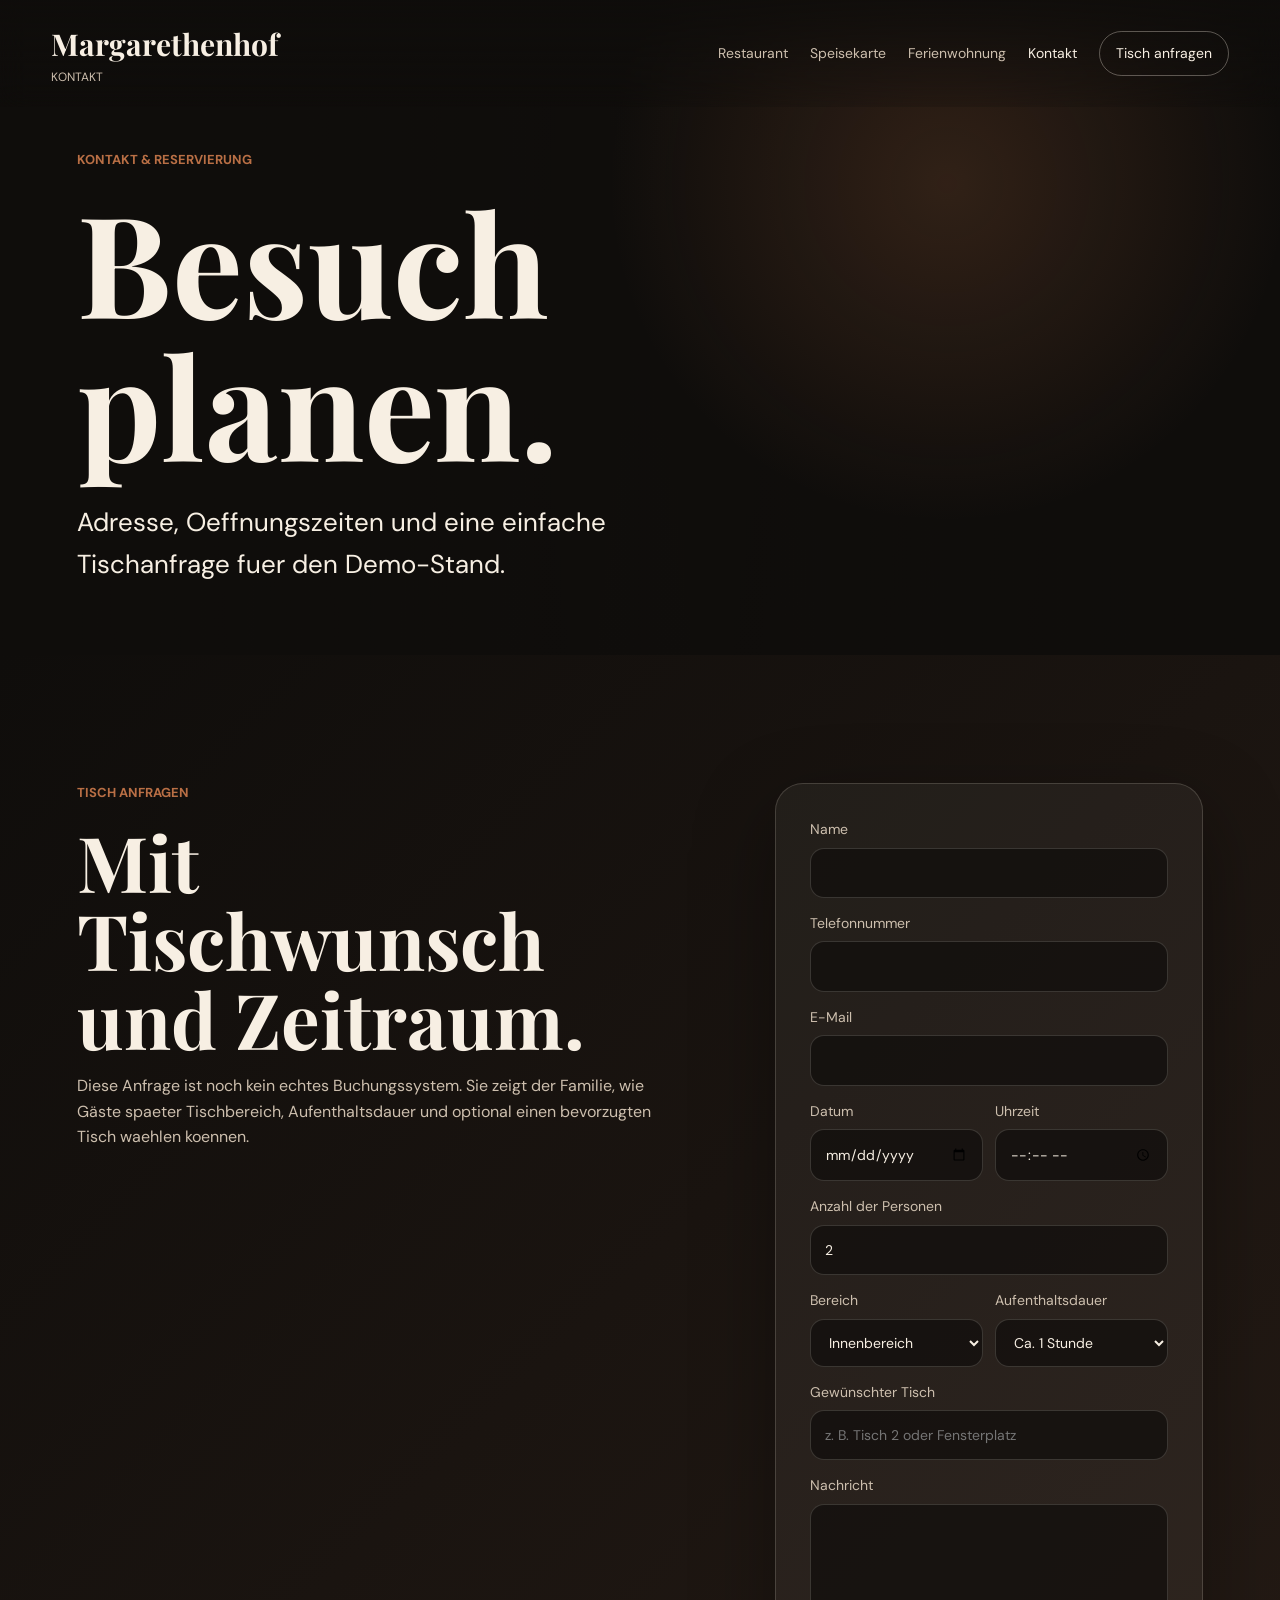
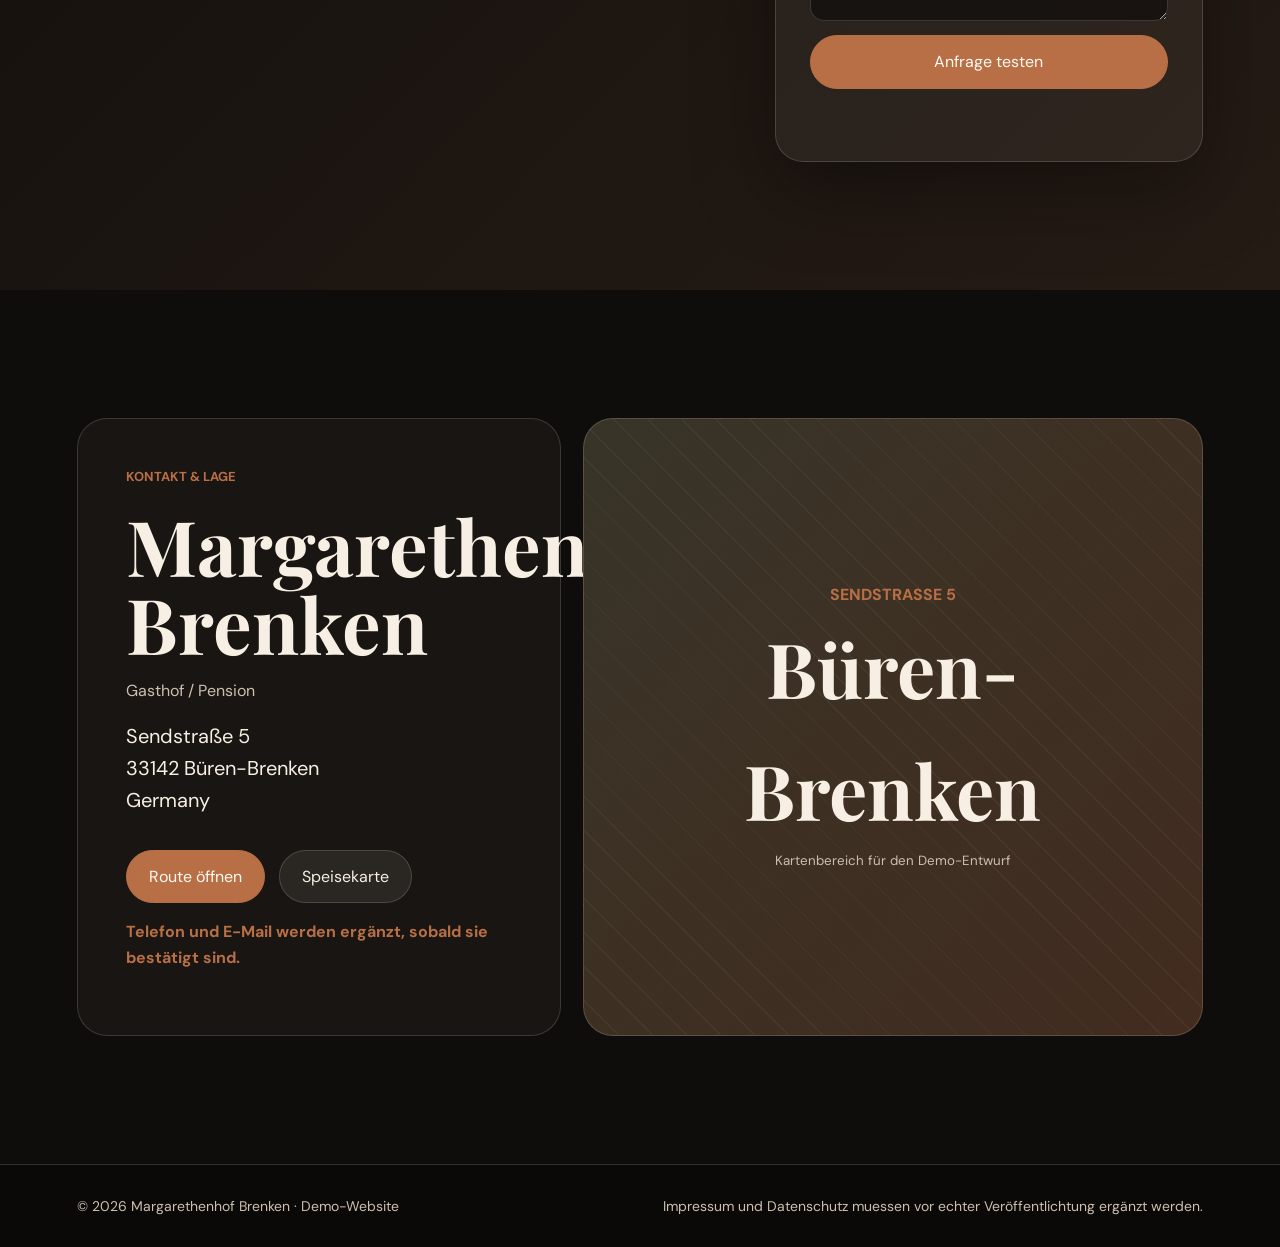
<file: kontakt.html>
<!doctype html>
<html lang="de">
  <head>
    <meta charset="utf-8" />
    <meta name="viewport" content="width=device-width, initial-scale=1" />
    <title>Kontakt & Reservierung | Margarethenhof Brenken</title>
    <meta name="description" content="Kontakt, Lage und Reservierungsanfrage fuer Margarethenhof Brenken." />
    <link rel="preconnect" href="https://fonts.googleapis.com" />
    <link rel="preconnect" href="https://fonts.gstatic.com" crossorigin />
    <link
      href="https://fonts.googleapis.com/css2?family=DM+Sans:wght@400;500;700&family=Playfair+Display:wght@600;700&display=swap"
      rel="stylesheet"
    />
    <link rel="stylesheet" href="styles.css" />
  </head>
  <body>
    <header class="site-header" data-header>
      <a class="brand" href="index.html"><span>Margarethenhof</span><small>Kontakt</small></a>
      <button class="nav-toggle" type="button" aria-label="Menue oeffnen" aria-expanded="false" data-nav-toggle><span></span><span></span></button>
      <nav class="site-nav" data-nav>
        <a href="index.html">Restaurant</a>
        <a href="menu.html">Speisekarte</a>
        <a href="pension.html">Ferienwohnung</a>
        <a class="active" href="kontakt.html">Kontakt</a>
        <a class="nav-cta" href="#reservierung">Tisch anfragen</a>
      </nav>
    </header>

    <main>
      <section class="page-hero contact-hero">
        <div class="page-hero-media contact-hero-image" aria-hidden="true"></div>
        <div class="hero-overlay"></div>
        <div class="hero-content reveal">
          <p class="eyebrow">Kontakt & Reservierung</p>
          <h1>Besuch planen.</h1>
          <p class="hero-copy">Adresse, Oeffnungszeiten und eine einfache Tischanfrage fuer den Demo-Stand.</p>
        </div>
      </section>

      <section class="reservation section" id="reservierung">
        <div class="split">
          <div class="reveal">
            <p class="section-kicker">Tisch anfragen</p>
            <h2>Mit Tischwunsch und Zeitraum.</h2>
            <p>
              Diese Anfrage ist noch kein echtes Buchungssystem. Sie zeigt der Familie, wie Gäste spaeter Tischbereich,
              Aufenthaltsdauer und optional einen bevorzugten Tisch waehlen koennen.
            </p>
          </div>
          <form class="reservation-form reveal" data-reservation-form>
            <label>Name<input name="name" type="text" required /></label>
            <label>Telefonnummer<input name="phone" type="tel" /></label>
            <label>E-Mail<input name="email" type="email" /></label>
            <div class="form-row">
              <label>Datum<input name="date" type="date" required /></label>
              <label>Uhrzeit<input name="time" type="time" required /></label>
            </div>
            <label>Anzahl der Personen<input name="guests" type="number" min="1" max="20" value="2" /></label>
            <div class="preference-grid">
              <label>Bereich
                <select name="area">
                  <option>Innenbereich</option>
                  <option>Terrasse / Biergarten</option>
                  <option>Ruhiger Tisch</option>
                  <option>Fensterplatz</option>
                  <option>Größerer Tisch</option>
                </select>
              </label>
              <label>Aufenthaltsdauer
                <select name="duration">
                  <option>Ca. 1 Stunde</option>
                  <option>Ca. 1,5 Stunden</option>
                  <option>Ca. 2 Stunden</option>
                  <option>Länger / Gruppe</option>
                </select>
              </label>
            </div>
            <label>Gewünschter Tisch<input name="table" type="text" placeholder="z. B. Tisch 2 oder Fensterplatz" data-table-input /></label>
            <label>Nachricht<textarea name="message" rows="4"></textarea></label>
            <button class="button primary" type="submit">Anfrage testen</button>
            <p class="form-message" data-form-message aria-live="polite"></p>
          </form>
        </div>
      </section>

      <section class="contact section" id="kontakt">
        <div class="contact-card reveal">
          <p class="section-kicker">Kontakt & Lage</p>
          <h2>Margarethenhof Brenken</h2>
          <p>Gasthof / Pension</p>
          <address>Sendstraße 5<br />33142 Büren-Brenken<br />Germany</address>
          <div class="contact-actions">
            <a class="button primary" href="https://www.google.com/maps/search/?api=1&query=Sendstra%C3%9Fe%205%2C%2033142%20B%C3%BCren%2C%20Germany" target="_blank" rel="noreferrer">Route öffnen</a>
            <a class="button secondary" href="menu.html">Speisekarte</a>
          </div>
          <p class="placeholder-note">Telefon und E-Mail werden ergänzt, sobald sie bestätigt sind.</p>
        </div>
        <div class="map-placeholder reveal" aria-label="Kartenplatzhalter">
          <span>Sendstraße 5</span>
          <strong>Büren-Brenken</strong>
          <small>Kartenbereich für den Demo-Entwurf</small>
        </div>
      </section>
    </main>

    <footer class="site-footer">
      <p>© 2026 Margarethenhof Brenken · Demo-Website</p>
      <p>Impressum und Datenschutz muessen vor echter Veröffentlichtung ergänzt werden.</p>
    </footer>

    <script src="script.js"></script>
  </body>
</html>
</file>
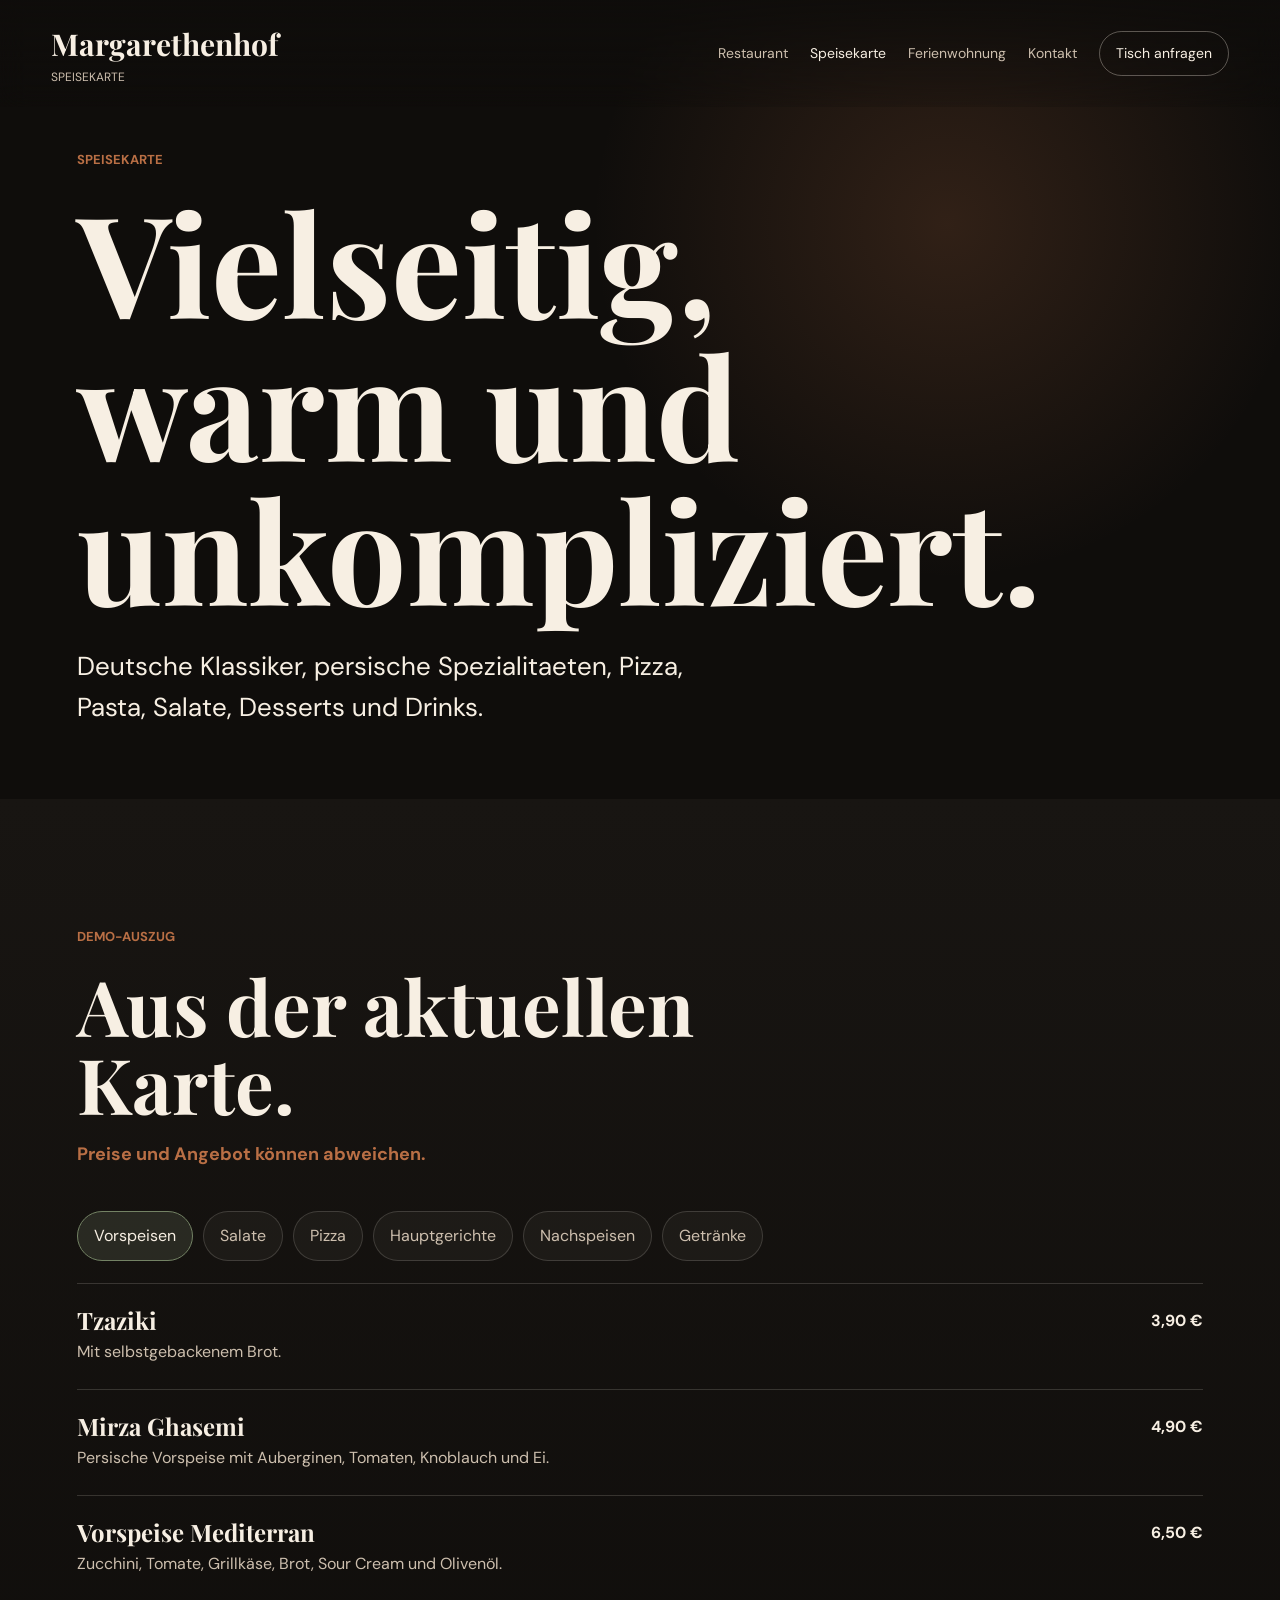
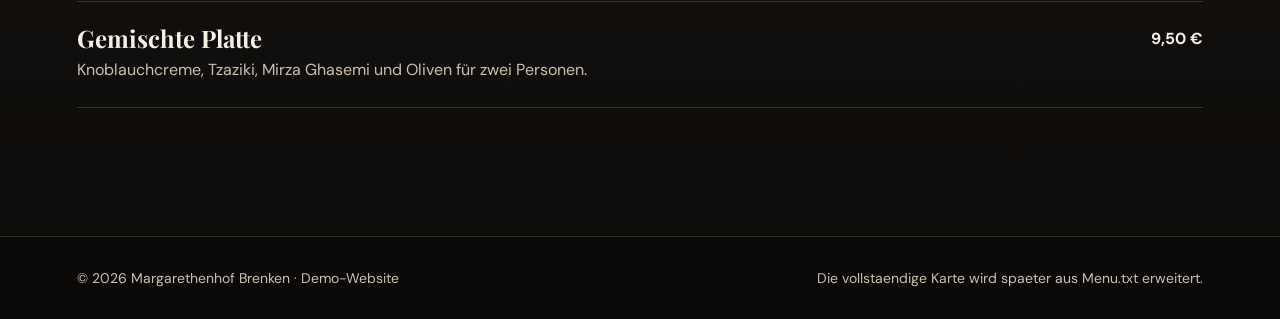
<file: menu.html>
<!doctype html>
<html lang="de">
  <head>
    <meta charset="utf-8" />
    <meta name="viewport" content="width=device-width, initial-scale=1" />
    <title>Speisekarte | Margarethenhof Brenken</title>
    <meta name="description" content="Demo-Speisekarte fuer Margarethenhof Brenken." />
    <link rel="preconnect" href="https://fonts.googleapis.com" />
    <link rel="preconnect" href="https://fonts.gstatic.com" crossorigin />
    <link
      href="https://fonts.googleapis.com/css2?family=DM+Sans:wght@400;500;700&family=Playfair+Display:wght@600;700&display=swap"
      rel="stylesheet"
    />
    <link rel="stylesheet" href="styles.css" />
  </head>
  <body>
    <header class="site-header" data-header>
      <a class="brand" href="index.html"><span>Margarethenhof</span><small>Speisekarte</small></a>
      <button class="nav-toggle" type="button" aria-label="Menue oeffnen" aria-expanded="false" data-nav-toggle><span></span><span></span></button>
      <nav class="site-nav" data-nav>
        <a href="index.html">Restaurant</a>
        <a class="active" href="menu.html">Speisekarte</a>
        <a href="pension.html">Ferienwohnung</a>
        <a href="kontakt.html">Kontakt</a>
        <a class="nav-cta" href="kontakt.html#reservierung">Tisch anfragen</a>
      </nav>
    </header>

    <main>
      <section class="page-hero">
        <div class="page-hero-media menu-hero-image" aria-hidden="true"></div>
        <div class="hero-overlay"></div>
        <div class="hero-content reveal">
          <p class="eyebrow">Speisekarte</p>
          <h1>Vielseitig, warm und unkompliziert.</h1>
          <p class="hero-copy">Deutsche Klassiker, persische Spezialitaeten, Pizza, Pasta, Salate, Desserts und Drinks.</p>
        </div>
      </section>

      <section class="menu section" id="speisekarte">
        <div class="section-heading reveal">
          <p class="section-kicker">Demo-Auszug</p>
          <h2>Aus der aktuellen Karte.</h2>
          <p class="notice">Preise und Angebot können abweichen.</p>
        </div>

        <div class="menu-tabs reveal" role="tablist" aria-label="Speisekarten Kategorien">
          <button class="active" type="button" data-menu-tab="vorspeisen">Vorspeisen</button>
          <button type="button" data-menu-tab="salate">Salate</button>
          <button type="button" data-menu-tab="pizza">Pizza</button>
          <button type="button" data-menu-tab="hauptgerichte">Hauptgerichte</button>
          <button type="button" data-menu-tab="desserts">Nachspeisen</button>
          <button type="button" data-menu-tab="getraenke">Getränke</button>
        </div>

        <div class="menu-panels">
          <div class="menu-panel active" data-menu-panel="vorspeisen">
            <div class="menu-item"><div><h3>Tzaziki</h3><p>Mit selbstgebackenem Brot.</p></div><span>3,90 €</span></div>
            <div class="menu-item"><div><h3>Mirza Ghasemi</h3><p>Persische Vorspeise mit Auberginen, Tomaten, Knoblauch und Ei.</p></div><span>4,90 €</span></div>
            <div class="menu-item"><div><h3>Vorspeise Mediterran</h3><p>Zucchini, Tomate, Grillkäse, Brot, Sour Cream und Olivenöl.</p></div><span>6,50 €</span></div>
            <div class="menu-item"><div><h3>Gemischte Platte</h3><p>Knoblauchcreme, Tzaziki, Mirza Ghasemi und Oliven für zwei Personen.</p></div><span>9,50 €</span></div>
          </div>
          <div class="menu-panel" data-menu-panel="salate">
            <div class="menu-item"><div><h3>Kleiner gemischter Salat</h3><p>Saisonaler Salat, Tomaten, Gurken, Mais, Paprika, Peperoni und Oliven.</p></div><span>6,50 €</span></div>
            <div class="menu-item"><div><h3>Mozzarella Salat</h3><p>Salat, Tomaten, Zwiebeln, Oliven und selbstgebackenes Brot.</p></div><span>8,90 €</span></div>
            <div class="menu-item"><div><h3>Salat Vital mit Fetakäse</h3><p>Großer Salat mit griechischem Fetakäse und Brot.</p></div><span>11,90 €</span></div>
            <div class="menu-item"><div><h3>Salat Vital mit Hähnchen</h3><p>Mit Hähnchenbruststreifen oder Thunfisch.</p></div><span>12,90 €</span></div>
          </div>
          <div class="menu-panel" data-menu-panel="pizza">
            <div class="menu-item"><div><h3>Margherita</h3><p>Hausgemachte Tomatensoße, frischer Teig und Käse.</p></div><span>5,90 €</span></div>
            <div class="menu-item"><div><h3>Spezial</h3><p>Salami, Schinken, frische Champignons und Zwiebeln.</p></div><span>8,50 €</span></div>
            <div class="menu-item"><div><h3>Vegetarisch</h3><p>Paprika, Champignons, Zwiebeln und Peperoni.</p></div><span>8,90 €</span></div>
            <div class="menu-item"><div><h3>Paradiso</h3><p>Spinat, Zwiebeln, Tomaten, Feta und Knoblauch.</p></div><span>10,90 €</span></div>
          </div>
          <div class="menu-panel" data-menu-panel="hauptgerichte">
            <div class="menu-item"><div><h3>Grillkartoffel</h3><p>Mit Sour Cream, Hähnchenbruststreifen und Salatbeilage.</p></div><span>13,90 €</span></div>
            <div class="menu-item"><div><h3>Fitness-Teller</h3><p>Hähnchenbrust, Topinambur, Gemüse, Ingwer und orientalischer Kräuterreis.</p></div><span>14,90 €</span></div>
            <div class="menu-item"><div><h3>Gyros nach Art des Hauses</h3><p>Mit Zwiebeln, Tzaziki, Pommes und Krautsalat.</p></div><span>12,90 €</span></div>
            <div class="menu-item"><div><h3>Persischer Teller</h3><p>Orientalischer Reis, Rinderkebab, gegrillte Tomaten und Salat.</p></div><span>14,90 €</span></div>
          </div>
          <div class="menu-panel" data-menu-panel="desserts">
            <div class="menu-item"><div><h3>Hausgemachtes Tiramisu</h3><p>Klassischer süßer Abschluss.</p></div><span>3,50 €</span></div>
            <div class="menu-item"><div><h3>Schoko-Becher</h3><p>Schokoladen- und Vanilleeis, Sahne und Schokoladensoße.</p></div><span>5,90 €</span></div>
            <div class="menu-item"><div><h3>Heiß auf Eis</h3><p>Vanilleeis mit heißen Himbeeren.</p></div><span>5,90 €</span></div>
          </div>
          <div class="menu-panel" data-menu-panel="getraenke">
            <div class="menu-item"><div><h3>Cappuccino</h3><p>Heißgetränk.</p></div><span>2,90 €</span></div>
            <div class="menu-item"><div><h3>Veltins Pils vom Fass</h3><p>0,3 l / 0,5 l / 1,0 l.</p></div><span>ab 2,80 €</span></div>
            <div class="menu-item"><div><h3>Aperol Spritz</h3><p>Aperol, Prosecco, Orangen und Soda.</p></div><span>6,50 €</span></div>
            <div class="menu-item"><div><h3>Espresso Martini</h3><p>Espresso, Vodka, Zuckersirup, Kaffeelikör und Kaffeebohnen.</p></div><span>7,00 €</span></div>
          </div>
        </div>
      </section>
    </main>

    <footer class="site-footer">
      <p>© 2026 Margarethenhof Brenken · Demo-Website</p>
      <p>Die vollstaendige Karte wird spaeter aus Menu.txt erweitert.</p>
    </footer>

    <script src="script.js"></script>
  </body>
</html>
</file>
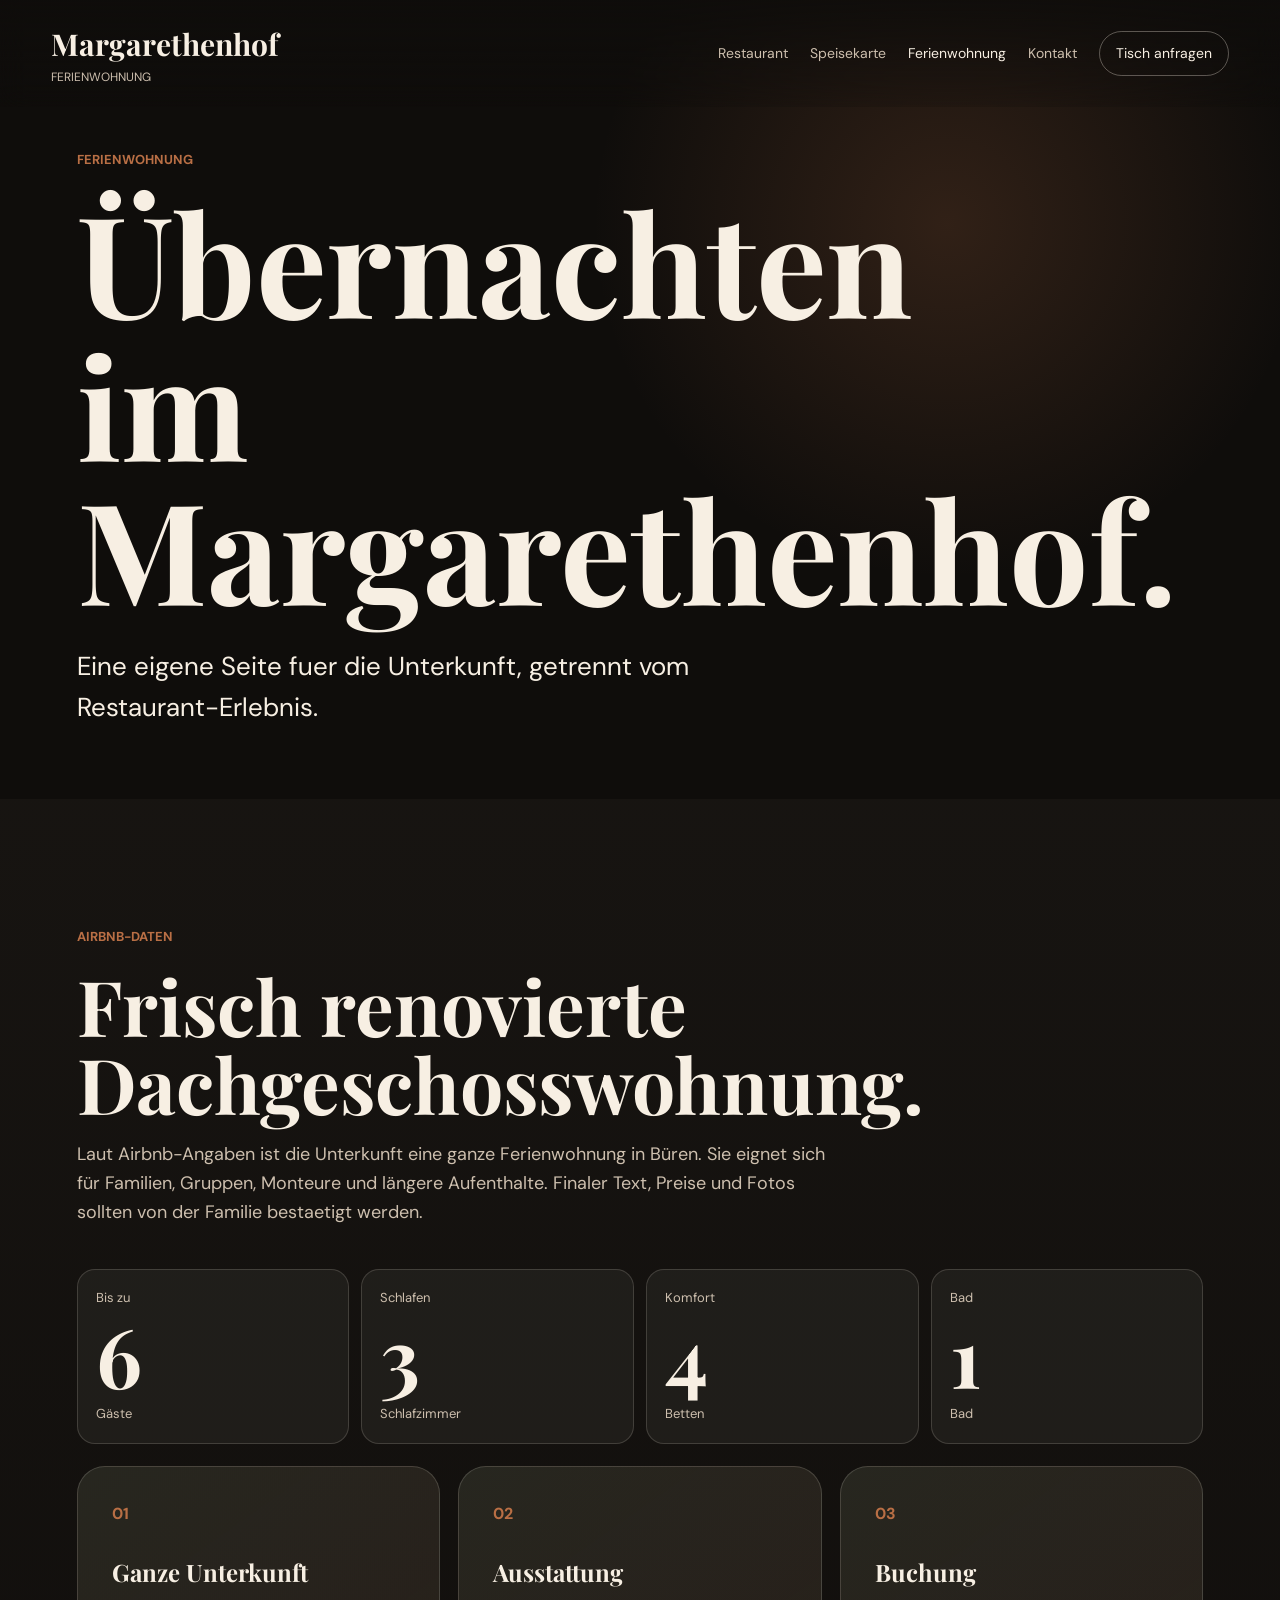
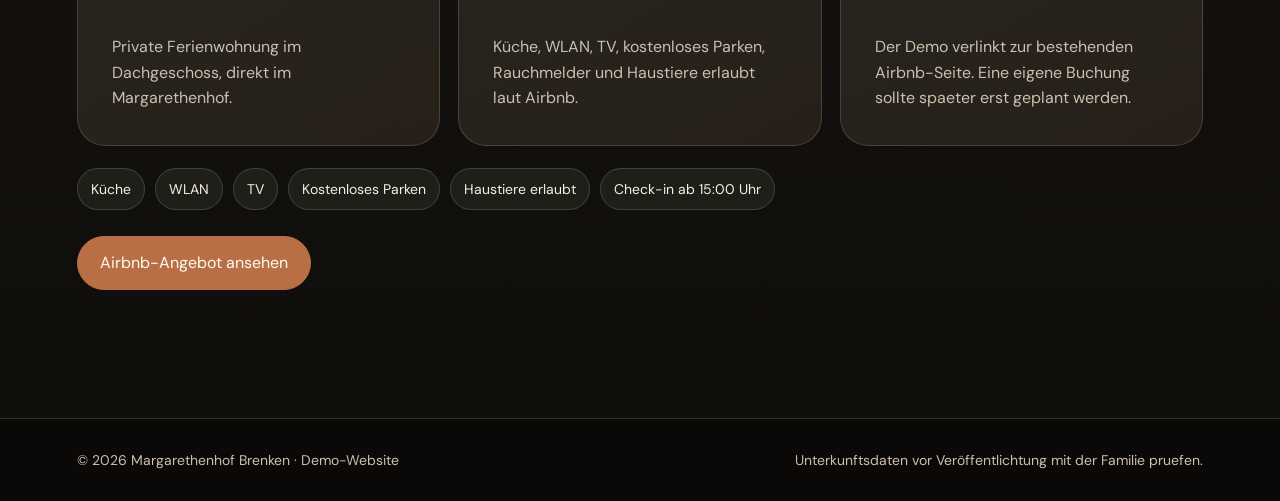
<file: pension.html>
<!doctype html>
<html lang="de">
  <head>
    <meta charset="utf-8" />
    <meta name="viewport" content="width=device-width, initial-scale=1" />
    <title>Ferienwohnung | Margarethenhof Brenken</title>
    <meta name="description" content="Demo-Seite fuer die Ferienwohnung im Margarethenhof Brenken." />
    <link rel="preconnect" href="https://fonts.googleapis.com" />
    <link rel="preconnect" href="https://fonts.gstatic.com" crossorigin />
    <link
      href="https://fonts.googleapis.com/css2?family=DM+Sans:wght@400;500;700&family=Playfair+Display:wght@600;700&display=swap"
      rel="stylesheet"
    />
    <link rel="stylesheet" href="styles.css" />
  </head>
  <body>
    <header class="site-header" data-header>
      <a class="brand" href="index.html"><span>Margarethenhof</span><small>Ferienwohnung</small></a>
      <button class="nav-toggle" type="button" aria-label="Menue oeffnen" aria-expanded="false" data-nav-toggle><span></span><span></span></button>
      <nav class="site-nav" data-nav>
        <a href="index.html">Restaurant</a>
        <a href="menu.html">Speisekarte</a>
        <a class="active" href="pension.html">Ferienwohnung</a>
        <a href="kontakt.html">Kontakt</a>
        <a class="nav-cta" href="kontakt.html#reservierung">Tisch anfragen</a>
      </nav>
    </header>

    <main>
      <section class="page-hero">
        <div class="page-hero-media pension-hero-image" aria-hidden="true"></div>
        <div class="hero-overlay"></div>
        <div class="hero-content reveal">
          <p class="eyebrow">Ferienwohnung</p>
          <h1>Übernachten im Margarethenhof.</h1>
          <p class="hero-copy">Eine eigene Seite fuer die Unterkunft, getrennt vom Restaurant-Erlebnis.</p>
        </div>
      </section>

      <section class="pension section">
        <div class="section-heading reveal">
          <p class="section-kicker">Airbnb-Daten</p>
          <h2>Frisch renovierte Dachgeschosswohnung.</h2>
          <p>
            Laut Airbnb-Angaben ist die Unterkunft eine ganze Ferienwohnung in Büren. Sie eignet sich für Familien,
            Gruppen, Monteure und längere Aufenthalte. Finaler Text, Preise und Fotos sollten von der Familie bestaetigt
            werden.
          </p>
        </div>
        <div class="pension-details reveal">
          <div><span>Bis zu</span><strong>6</strong><small>Gäste</small></div>
          <div><span>Schlafen</span><strong>3</strong><small>Schlafzimmer</small></div>
          <div><span>Komfort</span><strong>4</strong><small>Betten</small></div>
          <div><span>Bad</span><strong>1</strong><small>Bad</small></div>
        </div>
        <div class="pension-grid">
          <article class="pension-panel reveal">
            <span>01</span>
            <h3>Ganze Unterkunft</h3>
            <p>Private Ferienwohnung im Dachgeschoss, direkt im Margarethenhof.</p>
          </article>
          <article class="pension-panel reveal">
            <span>02</span>
            <h3>Ausstattung</h3>
            <p>Küche, WLAN, TV, kostenloses Parken, Rauchmelder und Haustiere erlaubt laut Airbnb.</p>
          </article>
          <article class="pension-panel reveal">
            <span>03</span>
            <h3>Buchung</h3>
            <p>Der Demo verlinkt zur bestehenden Airbnb-Seite. Eine eigene Buchung sollte spaeter erst geplant werden.</p>
          </article>
        </div>
        <div class="pension-amenities reveal">
          <span>Küche</span>
          <span>WLAN</span>
          <span>TV</span>
          <span>Kostenloses Parken</span>
          <span>Haustiere erlaubt</span>
          <span>Check-in ab 15:00 Uhr</span>
        </div>
        <a class="button primary airbnb-link reveal" href="https://www.airbnb.com.au/rooms/1679141610718485690" target="_blank" rel="noreferrer">
          Airbnb-Angebot ansehen
        </a>
      </section>
    </main>

    <footer class="site-footer">
      <p>© 2026 Margarethenhof Brenken · Demo-Website</p>
      <p>Unterkunftsdaten vor Veröffentlichtung mit der Familie pruefen.</p>
    </footer>

    <script src="script.js"></script>
  </body>
</html>
</file>
<file: styles.css>
:root {
  --ink: #0f0d0b;
  --charcoal: #181512;
  --espresso: #251b15;
  --panel: #2f241d;
  --cream: #f7efe3;
  --muted: #cdbfae;
  --green: #738264;
  --copper: #b96f45;
  --line: rgba(247, 239, 227, 0.16);
  --shadow: 0 28px 80px rgba(0, 0, 0, 0.36);
}

* {
  box-sizing: border-box;
}

html {
  scroll-behavior: smooth;
}

body {
  margin: 0;
  background: var(--ink);
  color: var(--cream);
  font-family: "DM Sans", Arial, sans-serif;
  line-height: 1.6;
}

body.nav-open {
  overflow: hidden;
}

img {
  display: block;
  width: 100%;
}

a {
  color: inherit;
  text-decoration: none;
}

button,
input,
select,
textarea {
  font: inherit;
}

.site-header {
  position: fixed;
  top: 0;
  left: 0;
  right: 0;
  z-index: 20;
  display: flex;
  align-items: center;
  justify-content: space-between;
  padding: 20px clamp(18px, 4vw, 56px);
  background: linear-gradient(180deg, rgba(15, 13, 11, 0.88), rgba(15, 13, 11, 0.18));
  backdrop-filter: blur(14px);
  transition: background 260ms ease, border-color 260ms ease;
}

.site-header.scrolled {
  background: rgba(15, 13, 11, 0.86);
  border-bottom: 1px solid var(--line);
}

.brand {
  display: grid;
  gap: 0;
  letter-spacing: 0;
}

.brand span {
  font-family: "Playfair Display", Georgia, serif;
  font-size: clamp(22px, 3vw, 30px);
  font-weight: 700;
}

.brand small {
  color: var(--muted);
  font-size: 12px;
  text-transform: uppercase;
}

.site-nav {
  display: flex;
  align-items: center;
  gap: 22px;
  color: var(--muted);
  font-size: 14px;
}

.site-nav a {
  transition: color 180ms ease;
}

.site-nav a:hover {
  color: var(--cream);
}

.site-nav a.active {
  color: var(--cream);
}

.nav-cta {
  border: 1px solid rgba(247, 239, 227, 0.32);
  border-radius: 999px;
  color: var(--cream) !important;
  padding: 10px 16px;
}

.nav-toggle {
  display: none;
  width: 44px;
  height: 44px;
  border: 1px solid var(--line);
  border-radius: 50%;
  background: rgba(247, 239, 227, 0.05);
  color: var(--cream);
}

.nav-toggle span {
  display: block;
  width: 18px;
  height: 2px;
  margin: 5px auto;
  background: currentColor;
}

.hero {
  position: relative;
  min-height: 100svh;
  display: grid;
  align-items: end;
  overflow: hidden;
  padding: 150px clamp(18px, 6vw, 90px) 72px;
}

.hero-media {
  position: absolute;
  inset: 0;
  background:
    linear-gradient(90deg, rgba(15, 13, 11, 0.95), rgba(15, 13, 11, 0.45), rgba(15, 13, 11, 0.8)),
    url("https://images.unsplash.com/photo-1555396273-367ea4eb4db5?auto=format&fit=crop&w=1800&q=80") center/cover;
  transform: scale(1.04);
  animation: slowImage 18s ease-in-out infinite alternate;
}

.restaurant-hero .hero-media {
  background:
    linear-gradient(90deg, rgba(15, 13, 11, 0.96), rgba(15, 13, 11, 0.52), rgba(15, 13, 11, 0.86)),
    url("https://images.unsplash.com/photo-1529692236671-f1f6cf9683ba?auto=format&fit=crop&w=1800&q=80") center/cover;
}

.hero-video {
  position: absolute;
  inset: 0;
  width: 100%;
  height: 100%;
  object-fit: cover;
  opacity: 0;
}

.hero-overlay {
  position: absolute;
  inset: 0;
  background:
    radial-gradient(circle at 74% 28%, rgba(185, 111, 69, 0.2), transparent 32%),
    linear-gradient(180deg, transparent, rgba(15, 13, 11, 0.92));
}

.hero-content {
  position: relative;
  max-width: 940px;
}

.eyebrow,
.section-kicker {
  margin: 0 0 18px;
  color: var(--copper);
  font-size: 13px;
  font-weight: 700;
  text-transform: uppercase;
}

h1,
h2,
h3 {
  margin: 0;
  font-family: "Playfair Display", Georgia, serif;
  line-height: 1.02;
  letter-spacing: 0;
}

h1 {
  max-width: 900px;
  font-size: clamp(58px, 11vw, 150px);
}

h2 {
  font-size: clamp(38px, 6vw, 86px);
}

h3 {
  font-size: 24px;
}

p {
  color: var(--muted);
}

.hero-copy {
  max-width: 650px;
  margin: 26px 0 0;
  font-size: clamp(18px, 2.2vw, 26px);
  color: var(--cream);
}

.hero-actions,
.contact-actions {
  display: flex;
  flex-wrap: wrap;
  gap: 14px;
  margin-top: 34px;
}

.button {
  display: inline-flex;
  align-items: center;
  justify-content: center;
  min-height: 48px;
  border: 1px solid var(--line);
  border-radius: 999px;
  padding: 13px 22px;
  cursor: pointer;
  transition: transform 180ms ease, background 180ms ease, border-color 180ms ease;
}

.button:hover {
  transform: translateY(-2px);
}

.button.primary {
  border-color: var(--copper);
  background: var(--copper);
  color: #fffaf2;
}

.button.secondary {
  background: rgba(247, 239, 227, 0.08);
  color: var(--cream);
}

.hero-note {
  position: absolute;
  right: clamp(18px, 4vw, 56px);
  bottom: 22px;
  color: rgba(247, 239, 227, 0.55);
  font-size: 12px;
}

.page-hero {
  position: relative;
  min-height: 72svh;
  display: grid;
  align-items: end;
  overflow: hidden;
  padding: 150px clamp(18px, 6vw, 90px) 70px;
}

.page-hero-media {
  position: absolute;
  inset: 0;
  transform: scale(1.04);
  animation: slowImage 18s ease-in-out infinite alternate;
}

.menu-hero-image {
  background:
    linear-gradient(90deg, rgba(15, 13, 11, 0.94), rgba(15, 13, 11, 0.45), rgba(15, 13, 11, 0.84)),
    url("https://images.unsplash.com/photo-1544025162-d76694265947?auto=format&fit=crop&w=1800&q=80") center/cover;
}

.pension-hero-image {
  background:
    linear-gradient(90deg, rgba(15, 13, 11, 0.94), rgba(15, 13, 11, 0.5), rgba(15, 13, 11, 0.86)),
    url("https://images.unsplash.com/photo-1560185127-6ed189bf02f4?auto=format&fit=crop&w=1800&q=80") center/cover;
}

.contact-hero-image {
  background:
    linear-gradient(90deg, rgba(15, 13, 11, 0.94), rgba(15, 13, 11, 0.46), rgba(15, 13, 11, 0.84)),
    url("https://images.unsplash.com/photo-1552566626-52f8b828add9?auto=format&fit=crop&w=1800&q=80") center/cover;
}

.section {
  padding: clamp(76px, 10vw, 140px) clamp(18px, 6vw, 90px);
}

.compact-section {
  padding-block: clamp(68px, 8vw, 110px);
}

.split {
  display: grid;
  grid-template-columns: minmax(0, 1fr) minmax(280px, 0.72fr);
  gap: clamp(32px, 8vw, 110px);
  align-items: start;
}

.intro {
  background: linear-gradient(180deg, var(--ink), var(--charcoal));
}

.intro-copy p {
  margin-top: 0;
  font-size: 18px;
}

.feature-band {
  display: grid;
  grid-template-columns: 1.05fr 0.75fr;
  gap: clamp(28px, 7vw, 96px);
  align-items: center;
  background: var(--espresso);
}

.feature-image img {
  aspect-ratio: 4 / 5;
  object-fit: cover;
  border-radius: 28px;
  box-shadow: var(--shadow);
}

.feature-text p:last-child {
  font-size: 18px;
}

.pension {
  background:
    linear-gradient(180deg, rgba(15, 13, 11, 0.12), rgba(15, 13, 11, 0.86)),
    var(--charcoal);
}

.pension-grid {
  display: grid;
  grid-template-columns: repeat(3, minmax(0, 1fr));
  gap: 18px;
}

.pension-details {
  display: grid;
  grid-template-columns: repeat(4, minmax(0, 1fr));
  gap: 12px;
  margin: 0 0 22px;
}

.pension-details div {
  border: 1px solid var(--line);
  border-radius: 18px;
  padding: 18px;
  background: rgba(247, 239, 227, 0.05);
}

.pension-details span,
.pension-details small {
  display: block;
  color: var(--muted);
  font-size: 13px;
}

.pension-details strong {
  display: block;
  color: var(--cream);
  font-family: "Playfair Display", Georgia, serif;
  font-size: clamp(46px, 7vw, 82px);
  line-height: 0.92;
  margin: 10px 0;
}

.pension-panel {
  min-height: 280px;
  display: grid;
  align-content: space-between;
  border: 1px solid var(--line);
  border-radius: 28px;
  padding: clamp(22px, 4vw, 34px);
  background:
    linear-gradient(145deg, rgba(115, 130, 100, 0.12), rgba(185, 111, 69, 0.08)),
    rgba(247, 239, 227, 0.04);
}

.pension-panel span {
  color: var(--copper);
  font-weight: 700;
}

.pension-panel p {
  margin-bottom: 0;
}

.pension-amenities {
  display: flex;
  flex-wrap: wrap;
  gap: 10px;
  margin-top: 22px;
}

.pension-amenities span {
  border: 1px solid var(--line);
  border-radius: 999px;
  padding: 9px 13px;
  background: rgba(115, 130, 100, 0.14);
  color: var(--cream);
  font-size: 14px;
}

.airbnb-link {
  margin-top: 26px;
}

.section-heading {
  max-width: 760px;
  margin-bottom: 42px;
}

.section-heading p:not(.section-kicker) {
  font-size: 18px;
}

.notice,
.placeholder-note {
  color: var(--copper) !important;
  font-weight: 700;
}

.dish-grid {
  display: grid;
  grid-template-columns: repeat(4, minmax(0, 1fr));
  gap: 18px;
}

.dish-card {
  min-height: 460px;
  display: grid;
  align-content: space-between;
  overflow: hidden;
  border: 1px solid var(--line);
  border-radius: 24px;
  background: var(--charcoal);
}

.dish-card img {
  height: 250px;
  object-fit: cover;
  filter: saturate(0.9) contrast(1.08);
  transition: transform 500ms ease;
}

.dish-card:hover img {
  transform: scale(1.05);
}

.dish-card div {
  padding: 22px;
}

.dish-card span {
  color: var(--green);
  font-size: 12px;
  font-weight: 700;
  text-transform: uppercase;
}

.menu {
  background: linear-gradient(180deg, var(--charcoal), var(--ink));
}

.menu-tabs {
  display: flex;
  flex-wrap: wrap;
  gap: 10px;
  margin-bottom: 22px;
}

.menu-tabs button {
  border: 1px solid var(--line);
  border-radius: 999px;
  background: rgba(247, 239, 227, 0.04);
  color: var(--muted);
  padding: 11px 16px;
  cursor: pointer;
}

.menu-tabs button.active {
  border-color: var(--green);
  background: rgba(115, 130, 100, 0.22);
  color: var(--cream);
}

.menu-panels {
  border-top: 1px solid var(--line);
}

.menu-panel {
  display: none;
}

.menu-panel.active {
  display: block;
  animation: panelIn 260ms ease both;
}

.menu-item {
  display: grid;
  grid-template-columns: 1fr auto;
  gap: 20px;
  padding: 24px 0;
  border-bottom: 1px solid var(--line);
}

.menu-item p {
  max-width: 760px;
  margin: 7px 0 0;
}

.menu-item span {
  color: var(--cream);
  font-weight: 700;
  white-space: nowrap;
}

.hours {
  background: var(--espresso);
}

.hours-card {
  max-width: 860px;
  border: 1px solid var(--line);
  border-radius: 28px;
  padding: 16px;
  background: rgba(247, 239, 227, 0.04);
}

.hours-card div {
  display: flex;
  justify-content: space-between;
  gap: 18px;
  padding: 16px 18px;
  border-bottom: 1px solid var(--line);
}

.hours-card div:last-child {
  border-bottom: 0;
}

.hours-card span {
  color: var(--muted);
}

.gallery-grid {
  display: grid;
  grid-template-columns: repeat(4, minmax(0, 1fr));
  grid-auto-rows: 220px;
  gap: 14px;
}

.gallery-grid img {
  height: 100%;
  border-radius: 22px;
  object-fit: cover;
  filter: saturate(0.85) contrast(1.05);
}

.gallery-grid .tall {
  grid-row: span 2;
}

.gallery-grid .wide {
  grid-column: span 2;
}

.reservation {
  background: linear-gradient(135deg, var(--ink), var(--espresso));
}

.table-concept {
  background:
    linear-gradient(180deg, rgba(15, 13, 11, 0.2), rgba(15, 13, 11, 0.84)),
    var(--espresso);
}

.table-demo {
  display: grid;
  grid-template-columns: minmax(280px, 1fr) minmax(260px, 0.56fr);
  gap: clamp(22px, 5vw, 56px);
  align-items: center;
}

.floor-map {
  position: relative;
  overflow: hidden;
  border: 1px solid var(--line);
  border-radius: 28px;
  background: var(--charcoal);
  box-shadow: var(--shadow);
}

.floor-map::after {
  content: "Konzeptplan · nicht final";
  position: absolute;
  left: 18px;
  bottom: 18px;
  border: 1px solid rgba(247, 239, 227, 0.24);
  border-radius: 999px;
  padding: 8px 12px;
  background: rgba(15, 13, 11, 0.72);
  color: rgba(247, 239, 227, 0.82);
  font-size: 12px;
}

.floor-map img {
  aspect-ratio: 1024 / 768;
  height: 100%;
  object-fit: cover;
  filter: saturate(0.88) contrast(1.04) brightness(0.82);
}

.table-hotspot {
  position: absolute;
  min-width: 94px;
  min-height: 38px;
  border: 1px solid rgba(247, 239, 227, 0.36);
  border-radius: 999px;
  background: rgba(15, 13, 11, 0.68);
  color: var(--cream);
  font-size: 13px;
  font-weight: 700;
  cursor: pointer;
  backdrop-filter: blur(10px);
  box-shadow: 0 12px 28px rgba(0, 0, 0, 0.36);
  transition: transform 180ms ease, border-color 180ms ease, background 180ms ease;
}

.table-hotspot:hover,
.table-hotspot.selected {
  border-color: var(--copper);
  background: rgba(185, 111, 69, 0.82);
  transform: translateY(-4px);
}

.table-hotspot.room-two {
  left: 22%;
  top: 24%;
}

.table-hotspot.room-one {
  right: 15%;
  top: 24%;
}

.table-hotspot.bar-area {
  left: 9%;
  bottom: 31%;
}

.table-hotspot.main-left {
  left: 34%;
  bottom: 23%;
}

.table-hotspot.main-center {
  left: 53%;
  bottom: 24%;
}

.table-hotspot.main-right {
  right: 10%;
  bottom: 27%;
}

.table-reserve-link {
  margin-top: 26px;
}

.table-copy {
  border-left: 1px solid var(--line);
  padding-left: clamp(18px, 4vw, 38px);
}

.time-options {
  display: flex;
  flex-wrap: wrap;
  gap: 10px;
  margin-top: 24px;
}

.time-options span {
  border: 1px solid var(--line);
  border-radius: 999px;
  padding: 8px 12px;
  color: var(--cream);
  background: rgba(247, 239, 227, 0.06);
  font-size: 14px;
}

.reservation-form {
  display: grid;
  gap: 14px;
  border: 1px solid var(--line);
  border-radius: 28px;
  padding: clamp(18px, 4vw, 34px);
  background: rgba(247, 239, 227, 0.05);
  box-shadow: var(--shadow);
}

.reservation-form label {
  display: grid;
  gap: 7px;
  color: var(--muted);
  font-size: 14px;
}

.reservation-form input,
.reservation-form select,
.reservation-form textarea {
  width: 100%;
  border: 1px solid var(--line);
  border-radius: 14px;
  background: rgba(15, 13, 11, 0.68);
  color: var(--cream);
  padding: 13px 14px;
  outline: none;
}

.reservation-form input:focus,
.reservation-form select:focus,
.reservation-form textarea:focus {
  border-color: var(--copper);
}

.form-row,
.preference-grid {
  display: grid;
  grid-template-columns: 1fr 1fr;
  gap: 12px;
}

.form-message {
  min-height: 24px;
  margin: 0;
  color: var(--green);
  font-weight: 700;
}

.contact {
  display: grid;
  grid-template-columns: minmax(280px, 0.78fr) 1fr;
  gap: 22px;
  align-items: stretch;
}

.contact-card,
.map-placeholder {
  border: 1px solid var(--line);
  border-radius: 30px;
  background: var(--charcoal);
  padding: clamp(24px, 5vw, 48px);
}

address {
  color: var(--cream);
  font-style: normal;
  font-size: 20px;
}

.map-placeholder {
  min-height: 420px;
  display: grid;
  place-content: center;
  text-align: center;
  background:
    linear-gradient(135deg, rgba(115, 130, 100, 0.24), rgba(185, 111, 69, 0.2)),
    repeating-linear-gradient(45deg, rgba(247, 239, 227, 0.05) 0 1px, transparent 1px 24px),
    var(--espresso);
}

.map-placeholder span {
  color: var(--copper);
  text-transform: uppercase;
  font-weight: 700;
}

.map-placeholder strong {
  font-family: "Playfair Display", Georgia, serif;
  font-size: clamp(42px, 6vw, 76px);
}

.map-placeholder small {
  color: var(--muted);
}

.site-footer {
  display: flex;
  flex-wrap: wrap;
  justify-content: space-between;
  gap: 18px;
  border-top: 1px solid var(--line);
  padding: 30px clamp(18px, 6vw, 90px);
  background: #0a0908;
}

.site-footer p {
  margin: 0;
  font-size: 14px;
}

.reveal {
  opacity: 0;
  transform: translateY(28px);
  transition: opacity 700ms ease, transform 700ms ease;
}

.reveal.visible {
  opacity: 1;
  transform: translateY(0);
}

@keyframes slowImage {
  from {
    transform: scale(1.04) translateX(0);
  }
  to {
    transform: scale(1.09) translateX(-18px);
  }
}

@keyframes panelIn {
  from {
    opacity: 0;
    transform: translateY(10px);
  }
  to {
    opacity: 1;
    transform: translateY(0);
  }
}

@media (max-width: 1000px) {
  .dish-grid {
    grid-template-columns: repeat(2, minmax(0, 1fr));
  }

  .feature-band,
  .split,
  .contact,
  .table-demo {
    grid-template-columns: 1fr;
  }

  .table-copy {
    border-left: 0;
    padding-left: 0;
  }

  .pension-grid {
    grid-template-columns: 1fr;
  }

  .pension-details {
    grid-template-columns: repeat(2, minmax(0, 1fr));
  }

  .gallery-grid {
    grid-template-columns: repeat(2, minmax(0, 1fr));
  }
}

@media (max-width: 760px) {
  .site-header {
    padding: 14px 18px;
  }

  .nav-toggle {
    display: block;
    position: relative;
    z-index: 25;
  }

  .site-nav {
    position: fixed;
    inset: 0;
    display: grid;
    align-content: center;
    justify-items: center;
    gap: 22px;
    background: rgba(15, 13, 11, 0.96);
    color: var(--cream);
    font-size: 24px;
    opacity: 0;
    pointer-events: none;
    transform: translateY(-12px);
    transition: opacity 220ms ease, transform 220ms ease;
  }

  .site-nav.open {
    opacity: 1;
    pointer-events: auto;
    transform: translateY(0);
  }

  .hero {
    min-height: 92svh;
    padding-top: 118px;
  }

  .page-hero {
    min-height: 66svh;
    padding-top: 118px;
  }

  .hero-note {
    left: 18px;
    right: 18px;
  }

  .hero-actions,
  .contact-actions {
    align-items: stretch;
    flex-direction: column;
  }

  .button {
    width: 100%;
  }

  .dish-grid,
  .gallery-grid,
  .form-row,
  .preference-grid,
  .pension-details {
    grid-template-columns: 1fr;
  }

  .dish-card {
    min-height: auto;
  }

  .gallery-grid {
    grid-auto-rows: 260px;
  }

  .gallery-grid .wide,
  .gallery-grid .tall {
    grid-column: auto;
    grid-row: auto;
  }

  .menu-item {
    grid-template-columns: 1fr;
    gap: 8px;
  }

  .hours-card div {
    padding-inline: 4px;
  }

  .floor-map {
    border-radius: 20px;
  }

  .table-hotspot {
    min-width: auto;
    min-height: 34px;
    padding: 7px 9px;
    font-size: 11px;
  }
}

@media (prefers-reduced-motion: reduce) {
  *,
  *::before,
  *::after {
    scroll-behavior: auto !important;
    animation-duration: 0.01ms !important;
    transition-duration: 0.01ms !important;
  }
}
</file>
